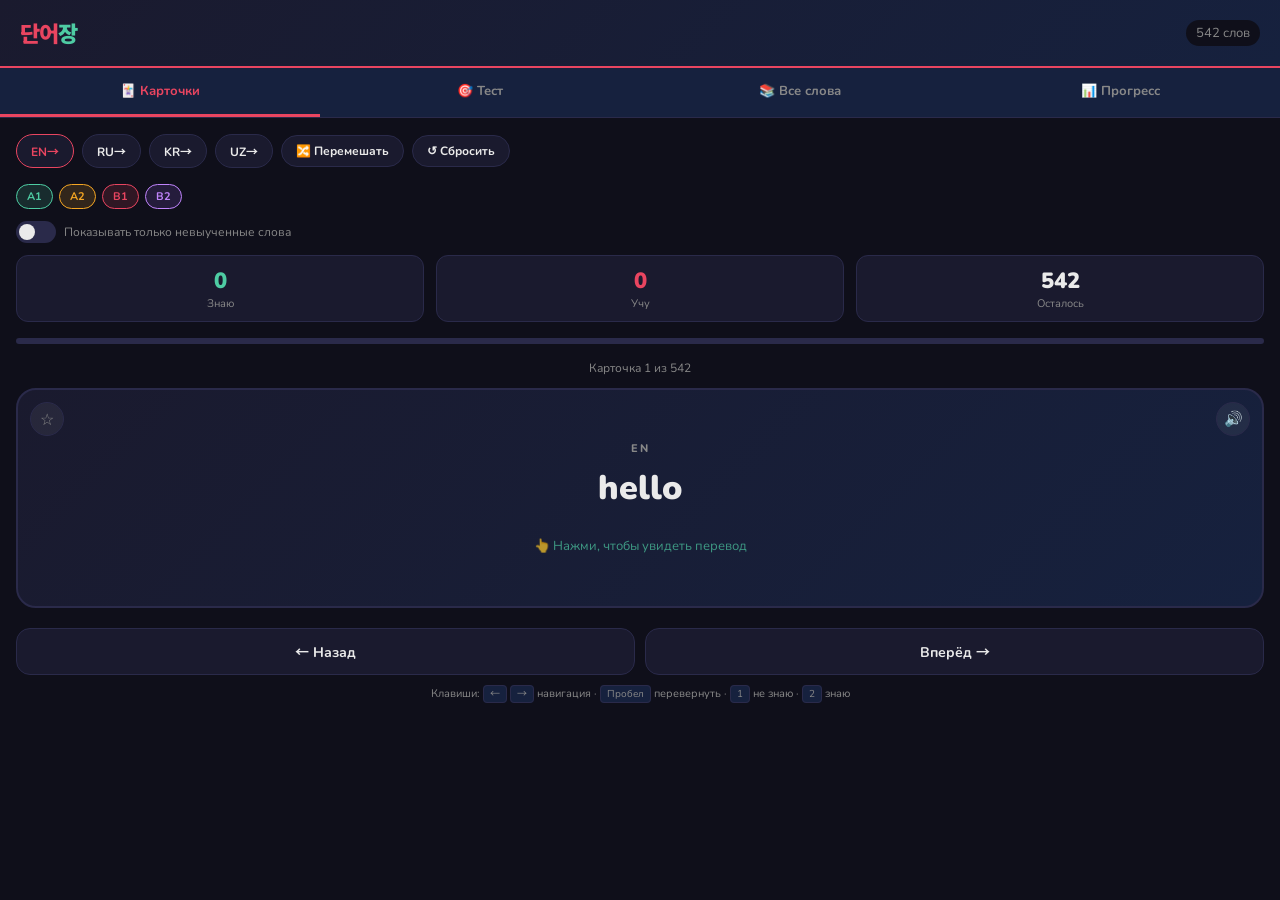
<file: index.html>
<!DOCTYPE html>
<html lang="ru">
<head>
<meta charset="UTF-8">
<meta name="viewport" content="width=device-width, initial-scale=1.0">
<title>Словарь слов — EN/RU/KR/UZ</title>
<link rel="preconnect" href="https://fonts.googleapis.com">
<link rel="stylesheet" href="style.css">
</head>
<body>

<header>
  <div class="logo">단어<span>장</span></div>
  <div class="word-count" id="wordCountBadge">542 слов</div>
</header>

<div class="tabs">
  <div class="tab active" onclick="showTab('cards',event)">🃏 Карточки</div>
  <div class="tab" onclick="showTab('quiz',event)">🎯 Тест</div>
  <div class="tab" onclick="showTab('list',event)">📚 Все слова</div>
  <div class="tab" onclick="showTab('progress',event)">📊 Прогресс</div>
</div>

<!-- CARDS SCREEN -->
<div class="screen active" id="screen-cards">
  <div class="card-controls">
    <button class="btn-small active" id="dir-en" onclick="setCardDir('en')">EN→</button>
    <button class="btn-small" id="dir-ru" onclick="setCardDir('ru')">RU→</button>
    <button class="btn-small" id="dir-kr" onclick="setCardDir('kr')">KR→</button>
    <button class="btn-small" id="dir-uz" onclick="setCardDir('uz')">UZ→</button>
    <button class="btn-small" onclick="shuffleCards()">🔀 Перемешать</button>
    <button class="btn-small" onclick="resetProgress()">↺ Сбросить</button>
  </div>

  <div class="filter-bar" id="cards-level-filter">
    <span class="level-badge A1" onclick="toggleLevel('A1',this)">A1</span>
    <span class="level-badge A2" onclick="toggleLevel('A2',this)">A2</span>
    <span class="level-badge B1" onclick="toggleLevel('B1',this)">B1</span>
    <span class="level-badge B2" onclick="toggleLevel('B2',this)">B2</span>
  </div>

  <div class="toggle-row">
    <label class="switch">
      <input type="checkbox" id="only-unlearned" onchange="toggleOnlyUnlearned()">
      <span class="switch-slider"></span>
    </label>
    <span>Показывать только невыученные слова</span>
  </div>

  <div class="stats-bar">
    <div class="stat-box"><div class="stat-num green" id="stat-know">0</div><div class="stat-label">Знаю</div></div>
    <div class="stat-box"><div class="stat-num red" id="stat-dontknow">0</div><div class="stat-label">Учу</div></div>
    <div class="stat-box"><div class="stat-num" id="stat-left">542</div><div class="stat-label">Осталось</div></div>
  </div>

  <div class="progress-bar-wrap"><div class="progress-bar-fill" id="progress-fill" style="width:0%"></div></div>
  <div class="progress-text" id="progress-text">Карточка 1 из 542</div>

  <div class="flashcard-area">
    <div class="flashcard" id="flashcard" onclick="flipCard()">
      <div class="card-face card-front">
        <button class="star-btn" id="star-btn-front" onclick="toggleFavoriteCurrent(event)">☆</button>
        <button class="speak-btn" onclick="speakCurrent(event)">🔊</button>
        <div class="card-lang-badge" id="card-front-lang">ENGLISH</div>
        <div class="card-word" id="card-front-word">hello</div>
        <div class="card-hint">👆 Нажми, чтобы увидеть перевод</div>
      </div>
      <div class="card-face card-back">
        <button class="star-btn" id="star-btn-back" onclick="toggleFavoriteCurrent(event)">☆</button>
        <div class="card-lang-badge" id="card-back-lang">РУССКИЙ / 한국어</div>
        <div class="card-word" id="card-back-word1">привет</div>
        <div class="card-sub" id="card-back-word2">안녕하세요</div>
      </div>
    </div>
  </div>

  <div class="card-actions" id="card-actions" style="display:none">
    <button class="btn-know btn-know-no" onclick="markCard(false)">✗ Не знаю</button>
    <button class="btn-know btn-know-yes" onclick="markCard(true)">✓ Знаю</button>
  </div>

  <div class="nav-row">
    <button class="btn-nav" onclick="prevCard()">← Назад</button>
    <button class="btn-nav" onclick="nextCard()">Вперёд →</button>
  </div>
  <div class="kbd-hint">Клавиши: <kbd>←</kbd> <kbd>→</kbd> навигация · <kbd>Пробел</kbd> перевернуть · <kbd>1</kbd> не знаю · <kbd>2</kbd> знаю</div>
</div>

<!-- QUIZ SCREEN -->
<div class="screen" id="screen-quiz">
  <div class="quiz-header">
    <button class="btn-small active" id="q-dir1" onclick="setQuizDir('en-ru')">EN→RU</button>
    <button class="btn-small" id="q-dir2" onclick="setQuizDir('ru-en')">RU→EN</button>
    <button class="btn-small" id="q-dir3" onclick="setQuizDir('kr-en')">KR→EN</button>
    <button class="btn-small" id="q-dir4" onclick="setQuizDir('uz-en')">UZ→EN</button>
    <button class="btn-small" id="q-dir5" onclick="setQuizDir('en-uz')">EN→UZ</button>
    <button class="btn-small" id="q-dir6" onclick="setQuizDir('ru-uz')">RU→UZ</button>
    <button class="btn-small" id="q-dir7" onclick="setQuizDir('uz-ru')">UZ→RU</button>
    <button class="btn-small" onclick="startQuiz()">🔀 Новый раунд</button>
  </div>

  <div class="filter-bar" id="quiz-level-filter">
    <span class="level-badge A1" onclick="toggleLevel('A1',this)">A1</span>
    <span class="level-badge A2" onclick="toggleLevel('A2',this)">A2</span>
    <span class="level-badge B1" onclick="toggleLevel('B1',this)">B1</span>
    <span class="level-badge B2" onclick="toggleLevel('B2',this)">B2</span>
  </div>

  <div class="toggle-row">
    <label class="switch">
      <input type="checkbox" id="smart-quiz" checked onchange="toggleSmartQuiz()">
      <span class="switch-slider"></span>
    </label>
    <span>Умный режим — чаще спрашивать слова, которые вы ещё учите</span>
  </div>

  <div class="quiz-score">
    <div class="score-box" style="color:var(--green)">✓ <span id="quiz-correct">0</span></div>
    <div class="score-box" style="color:var(--accent)">✗ <span id="quiz-wrong">0</span></div>
    <div class="score-box" style="color:var(--muted)">📝 <span id="quiz-total">0</span></div>
  </div>

  <div class="quiz-question-box" style="position:relative">
    <button class="speak-btn" onclick="speakQuizQuestion(event)">🔊</button>
    <div class="quiz-question-lang" id="quiz-q-lang">ENGLISH</div>
    <div class="quiz-question-word" id="quiz-q-word">—</div>
  </div>

  <div class="quiz-options" id="quiz-options"></div>
</div>

<!-- LIST SCREEN -->
<div class="screen" id="screen-list">
  <input class="search-box" type="text" placeholder="🔍 Поиск..." oninput="filterWords(this.value)" id="search-input">
  <div class="filter-bar">
    <span class="level-badge A1" onclick="toggleLevel('A1',this)">A1 Базовый</span>
    <span class="level-badge A2" onclick="toggleLevel('A2',this)">A2 Начальный</span>
    <span class="level-badge B1" onclick="toggleLevel('B1',this)">B1 Средний</span>
    <span class="level-badge B2" onclick="toggleLevel('B2',this)">B2 Выше среднего</span>
  </div>
  <div class="status-filter" id="status-filter">
    <button class="btn-small active" onclick="setStatusFilter('all',this)">Все</button>
    <button class="btn-small" onclick="setStatusFilter('known',this)">✓ Знаю</button>
    <button class="btn-small" onclick="setStatusFilter('dontknow',this)">✗ Учу</button>
    <button class="btn-small" onclick="setStatusFilter('star',this)">⭐ Избранное</button>
    <button class="btn-small" onclick="setStatusFilter('new',this)">Новые</button>
  </div>
  <div style="display:grid;grid-template-columns:1fr 1fr 1fr 1fr auto;gap:4px;padding:6px 0;font-size:11px;color:var(--muted);font-weight:800;letter-spacing:1px">
    <span>ENGLISH</span><span>РУССКИЙ</span><span>한국어</span><span>O'ZBEK</span><span></span>
  </div>
  <div class="word-table" id="word-table"></div>
</div>

<!-- PROGRESS SCREEN -->
<div class="screen" id="screen-progress">
  <div class="big-stat-grid">
    <div class="big-stat"><div class="big-stat-num green" id="prog-known">0</div><div class="big-stat-label">Слов выучено</div></div>
    <div class="big-stat"><div class="big-stat-num red" id="prog-learning">0</div><div class="big-stat-label">В процессе</div></div>
    <div class="big-stat"><div class="big-stat-num" id="prog-total-pct">0%</div><div class="big-stat-label">Прогресс по базе</div></div>
    <div class="big-stat"><div class="big-stat-num" id="prog-quiz-acc">—</div><div class="big-stat-label">Точность в тесте</div></div>
  </div>

  <div class="section-title">По уровням</div>
  <div id="level-progress-list"></div>

  <div class="section-title">Данные</div>
  <div class="data-actions">
    <button class="btn-nav" onclick="exportProgress()">💾 Экспорт прогресса</button>
    <button class="btn-nav" onclick="document.getElementById('import-file').click()">📂 Импорт прогресса</button>
  </div>
  <input type="file" id="import-file" accept="application/json" style="display:none" onchange="importProgress(event)">
  <div class="nav-row">
    <button class="btn-nav" style="border-color:var(--accent);color:var(--accent)" onclick="resetAllProgress()">🗑 Сбросить весь прогресс</button>
  </div>
</div>

<script src="script.js"></script>
</body>
</html>
</file>
<file: style.css>
@import url('https://fonts.googleapis.com/css2?family=Nunito:wght@400;600;700;800;900&family=Noto+Sans+KR:wght@400;700&display=swap');

  :root {
    --bg: #0f0f1a;
    --card: #1a1a2e;
    --card2: #16213e;
    --accent: #e94560;
    --accent2: #0f3460;
    --gold: #f5a623;
    --green: #4ecca3;
    --text: #eaeaea;
    --muted: #888;
    --border: #2a2a4a;
  }

  * { box-sizing: border-box; margin: 0; padding: 0; }

  body {
    font-family: 'Nunito', 'Noto Sans KR', sans-serif;
    background: var(--bg);
    color: var(--text);
    min-height: 100vh;
    padding-bottom: 80px;
  }

  /* HEADER */
  header {
    background: linear-gradient(135deg, #1a1a2e, #16213e);
    padding: 16px 20px;
    border-bottom: 2px solid var(--accent);
    display: flex;
    align-items: center;
    justify-content: space-between;
    position: sticky;
    top: 0;
    z-index: 100;
  }

  .logo { font-size: 22px; font-weight: 900; color: var(--accent); letter-spacing: -1px; }
  .logo span { color: var(--green); }
  .word-count { font-size: 13px; color: var(--muted); background: var(--bg); padding: 4px 10px; border-radius: 20px; }

  /* TABS */
  .tabs {
    display: flex;
    background: var(--card2);
    border-bottom: 1px solid var(--border);
    overflow-x: auto;
  }

  .tab {
    flex: 1;
    min-width: 80px;
    padding: 14px 8px;
    text-align: center;
    font-size: 13px;
    font-weight: 700;
    color: var(--muted);
    cursor: pointer;
    border-bottom: 3px solid transparent;
    transition: all 0.2s;
    white-space: nowrap;
  }

  .tab.active {
    color: var(--accent);
    border-bottom-color: var(--accent);
  }

  /* SCREEN */
  .screen { display: none; padding: 16px; }
  .screen.active { display: block; }

  /* FLASHCARD */
  .card-controls {
    display: flex;
    gap: 8px;
    margin-bottom: 16px;
    flex-wrap: wrap;
    align-items: center;
  }

  .btn-small {
    padding: 7px 14px;
    border: 1.5px solid var(--border);
    background: var(--card);
    color: var(--text);
    border-radius: 20px;
    font-size: 12px;
    font-weight: 700;
    cursor: pointer;
    transition: all 0.2s;
    font-family: inherit;
  }

  .btn-small.active, .btn-small:hover { border-color: var(--accent); color: var(--accent); }

  .progress-bar-wrap {
    background: var(--border);
    border-radius: 10px;
    height: 6px;
    margin-bottom: 16px;
    overflow: hidden;
  }

  .progress-bar-fill {
    height: 100%;
    background: linear-gradient(90deg, var(--accent), var(--gold));
    border-radius: 10px;
    transition: width 0.4s;
  }

  .progress-text {
    font-size: 12px;
    color: var(--muted);
    text-align: center;
    margin-bottom: 12px;
  }

  /* FLASHCARD FLIP */
  .flashcard-area {
    perspective: 1200px;
    margin-bottom: 20px;
  }

  .flashcard {
    width: 100%;
    min-height: 220px;
    position: relative;
    transform-style: preserve-3d;
    transition: transform 0.5s cubic-bezier(.4,2,.4,1);
    cursor: pointer;
  }

  .flashcard.flipped { transform: rotateY(180deg); }

  .card-face {
    position: absolute;
    width: 100%;
    min-height: 220px;
    backface-visibility: hidden;
    border-radius: 20px;
    display: flex;
    flex-direction: column;
    align-items: center;
    justify-content: center;
    padding: 30px 20px;
    text-align: center;
  }

  .card-front {
    background: linear-gradient(135deg, var(--card), var(--card2));
    border: 2px solid var(--border);
  }

  .card-back {
    background: linear-gradient(135deg, var(--accent2), #1a1a3e);
    border: 2px solid var(--accent);
    transform: rotateY(180deg);
  }

  .card-lang-badge {
    font-size: 11px;
    font-weight: 800;
    letter-spacing: 2px;
    color: var(--muted);
    margin-bottom: 12px;
    text-transform: uppercase;
  }

  .card-word {
    font-size: 34px;
    font-weight: 900;
    line-height: 1.2;
    margin-bottom: 8px;
  }

  .card-sub {
    font-size: 15px;
    color: var(--muted);
  }

  .card-hint {
    font-size: 13px;
    color: var(--green);
    margin-top: 20px;
    opacity: 0.7;
  }

  .card-actions {
    display: flex;
    gap: 12px;
    margin-bottom: 16px;
  }

  .btn-know {
    flex: 1;
    padding: 14px;
    border: none;
    border-radius: 14px;
    font-size: 15px;
    font-weight: 800;
    cursor: pointer;
    font-family: inherit;
    transition: all 0.2s;
  }

  .btn-know-yes { background: var(--green); color: #0f1a14; }
  .btn-know-no { background: var(--accent); color: #fff; }
  .btn-know:hover { opacity: 0.85; transform: scale(0.97); }

  .btn-nav {
    flex: 1;
    padding: 12px;
    border: 1.5px solid var(--border);
    background: var(--card);
    color: var(--text);
    border-radius: 14px;
    font-size: 14px;
    font-weight: 700;
    cursor: pointer;
    font-family: inherit;
    transition: all 0.2s;
  }

  .btn-nav:hover { border-color: var(--accent); }

  /* STATS BAR */
  .stats-bar {
    display: flex;
    gap: 12px;
    margin-bottom: 16px;
  }

  .stat-box {
    flex: 1;
    background: var(--card);
    border-radius: 12px;
    padding: 10px;
    text-align: center;
    border: 1px solid var(--border);
  }

  .stat-num { font-size: 22px; font-weight: 900; }
  .stat-num.green { color: var(--green); }
  .stat-num.red { color: var(--accent); }
  .stat-label { font-size: 11px; color: var(--muted); }

  /* QUIZ */
  .quiz-header {
    display: flex;
    gap: 8px;
    margin-bottom: 16px;
    flex-wrap: wrap;
  }

  .quiz-question-box {
    background: linear-gradient(135deg, var(--card), var(--card2));
    border: 2px solid var(--border);
    border-radius: 20px;
    padding: 30px 20px;
    text-align: center;
    margin-bottom: 20px;
    min-height: 130px;
    display: flex;
    flex-direction: column;
    align-items: center;
    justify-content: center;
  }

  .quiz-question-lang {
    font-size: 11px;
    letter-spacing: 2px;
    color: var(--muted);
    text-transform: uppercase;
    margin-bottom: 10px;
  }

  .quiz-question-word {
    font-size: 30px;
    font-weight: 900;
  }

  .quiz-options {
    display: grid;
    grid-template-columns: 1fr 1fr;
    gap: 10px;
    margin-bottom: 16px;
  }

  .quiz-option {
    padding: 16px 12px;
    border: 2px solid var(--border);
    background: var(--card);
    color: var(--text);
    border-radius: 14px;
    font-size: 14px;
    font-weight: 700;
    cursor: pointer;
    font-family: inherit;
    transition: all 0.2s;
    text-align: center;
    word-break: break-word;
  }

  .quiz-option:hover { border-color: var(--accent); }
  .quiz-option.correct { border-color: var(--green); background: rgba(78,204,163,0.15); color: var(--green); }
  .quiz-option.wrong { border-color: var(--accent); background: rgba(233,69,96,0.15); color: var(--accent); }

  .quiz-score {
    display: flex;
    gap: 10px;
    margin-bottom: 16px;
  }

  .score-box {
    flex: 1;
    background: var(--card);
    border-radius: 12px;
    padding: 10px;
    text-align: center;
    border: 1px solid var(--border);
    font-size: 20px;
    font-weight: 900;
  }

  /* WORDLIST */
  .search-box {
    width: 100%;
    padding: 12px 16px;
    border: 1.5px solid var(--border);
    background: var(--card);
    color: var(--text);
    border-radius: 14px;
    font-size: 14px;
    font-family: inherit;
    margin-bottom: 12px;
    outline: none;
  }

  .search-box:focus { border-color: var(--accent); }

  .word-table {
    display: flex;
    flex-direction: column;
    gap: 6px;
  }

  .word-row {
    display: grid;
    grid-template-columns: 1fr 1fr 1fr 1fr;
    gap: 8px;
    background: var(--card);
    border: 1px solid var(--border);
    border-radius: 12px;
    padding: 10px 12px;
    font-size: 13px;
    align-items: center;
  }

  .word-row:nth-child(even) { background: var(--card2); }
  .word-en { color: var(--gold); font-weight: 700; }
  .word-ru { color: var(--text); }
  .word-kr { color: var(--green); font-family: 'Noto Sans KR', sans-serif; }
  .word-uz { color: #c084fc; }

  .filter-bar {
    display: flex;
    gap: 6px;
    margin-bottom: 12px;
    flex-wrap: wrap;
  }

  .level-badge {
    padding: 4px 10px;
    border-radius: 20px;
    font-size: 11px;
    font-weight: 700;
    cursor: pointer;
    border: 1.5px solid transparent;
    transition: all 0.2s;
  }
  .level-badge.A1 { background: rgba(78,204,163,0.15); color: var(--green); border-color: var(--green); }
  .level-badge.A2 { background: rgba(245,166,35,0.15); color: var(--gold); border-color: var(--gold); }
  .level-badge.B1 { background: rgba(233,69,96,0.15); color: var(--accent); border-color: var(--accent); }
  .level-badge.B2 { background: rgba(160,100,255,0.15); color: #c084fc; border-color: #c084fc; }
  .level-badge.inactive { opacity: 0.4; }

  .section-title {
    font-size: 12px;
    font-weight: 800;
    letter-spacing: 2px;
    color: var(--muted);
    text-transform: uppercase;
    padding: 8px 0 4px;
  }

  .nav-row {
    display: flex;
    gap: 10px;
    margin-top: 12px;
  }

  /* SPEAK BUTTON */
  .speak-btn {
    position: absolute;
    top: 12px;
    right: 12px;
    width: 34px;
    height: 34px;
    border-radius: 50%;
    border: 1.5px solid var(--border);
    background: rgba(255,255,255,0.06);
    color: var(--text);
    font-size: 15px;
    display: flex;
    align-items: center;
    justify-content: center;
    cursor: pointer;
    z-index: 2;
  }
  .speak-btn:hover { border-color: var(--accent); color: var(--accent); }
  .speak-btn:active { transform: scale(0.9); }

  .star-btn {
    position: absolute;
    top: 12px;
    left: 12px;
    width: 34px;
    height: 34px;
    border-radius: 50%;
    border: 1.5px solid var(--border);
    background: rgba(255,255,255,0.06);
    color: var(--muted);
    font-size: 16px;
    display: flex;
    align-items: center;
    justify-content: center;
    cursor: pointer;
    z-index: 2;
  }
  .star-btn.active { color: var(--gold); border-color: var(--gold); }

  .kbd-hint {
    font-size: 11px;
    color: var(--muted);
    text-align: center;
    margin-top: 10px;
  }
  .kbd-hint kbd {
    background: var(--card2);
    border: 1px solid var(--border);
    border-radius: 4px;
    padding: 1px 6px;
    font-family: inherit;
    font-size: 10px;
  }

  .toggle-row {
    display: flex;
    align-items: center;
    gap: 8px;
    margin-bottom: 12px;
    font-size: 12px;
    color: var(--muted);
  }

  .switch {
    position: relative;
    width: 40px;
    height: 22px;
    flex-shrink: 0;
  }
  .switch input { opacity: 0; width: 0; height: 0; }
  .switch-slider {
    position: absolute;
    cursor: pointer;
    inset: 0;
    background: var(--border);
    border-radius: 22px;
    transition: 0.2s;
  }
  .switch-slider::before {
    content: "";
    position: absolute;
    height: 16px;
    width: 16px;
    left: 3px;
    top: 3px;
    background: var(--text);
    border-radius: 50%;
    transition: 0.2s;
  }
  .switch input:checked + .switch-slider { background: var(--accent); }
  .switch input:checked + .switch-slider::before { transform: translateX(18px); background: #fff; }

  /* PROGRESS DASHBOARD */
  .level-progress-row {
    background: var(--card);
    border: 1px solid var(--border);
    border-radius: 12px;
    padding: 12px 14px;
    margin-bottom: 10px;
  }
  .level-progress-top {
    display: flex;
    justify-content: space-between;
    font-size: 12px;
    font-weight: 800;
    margin-bottom: 6px;
  }
  .level-progress-bar {
    background: var(--border);
    border-radius: 10px;
    height: 8px;
    overflow: hidden;
  }
  .level-progress-fill {
    height: 100%;
    border-radius: 10px;
    transition: width 0.4s;
  }
  .big-stat-grid {
    display: grid;
    grid-template-columns: 1fr 1fr;
    gap: 10px;
    margin-bottom: 18px;
  }
  .big-stat {
    background: var(--card);
    border: 1px solid var(--border);
    border-radius: 14px;
    padding: 16px;
    text-align: center;
  }
  .big-stat-num { font-size: 28px; font-weight: 900; }
  .big-stat-label { font-size: 11px; color: var(--muted); margin-top: 4px; }

  .data-actions {
    display: flex;
    gap: 10px;
    margin-top: 10px;
  }

  .status-filter {
    display: flex;
    gap: 6px;
    margin-bottom: 10px;
    flex-wrap: wrap;
  }

  .word-row-btns {
    display: flex;
    gap: 4px;
    justify-self: end;
  }
  .row-icon-btn {
    background: none;
    border: none;
    cursor: pointer;
    font-size: 14px;
    color: var(--muted);
    padding: 2px 4px;
  }
  .row-icon-btn.on { color: var(--gold); }
  .row-icon-btn.know-on { color: var(--green); }

  @media (max-width: 400px) {
    .word-row { grid-template-columns: 1fr 1fr 1fr 1fr; font-size: 11.5px; }
    .card-word { font-size: 28px; }
  }
</file>
